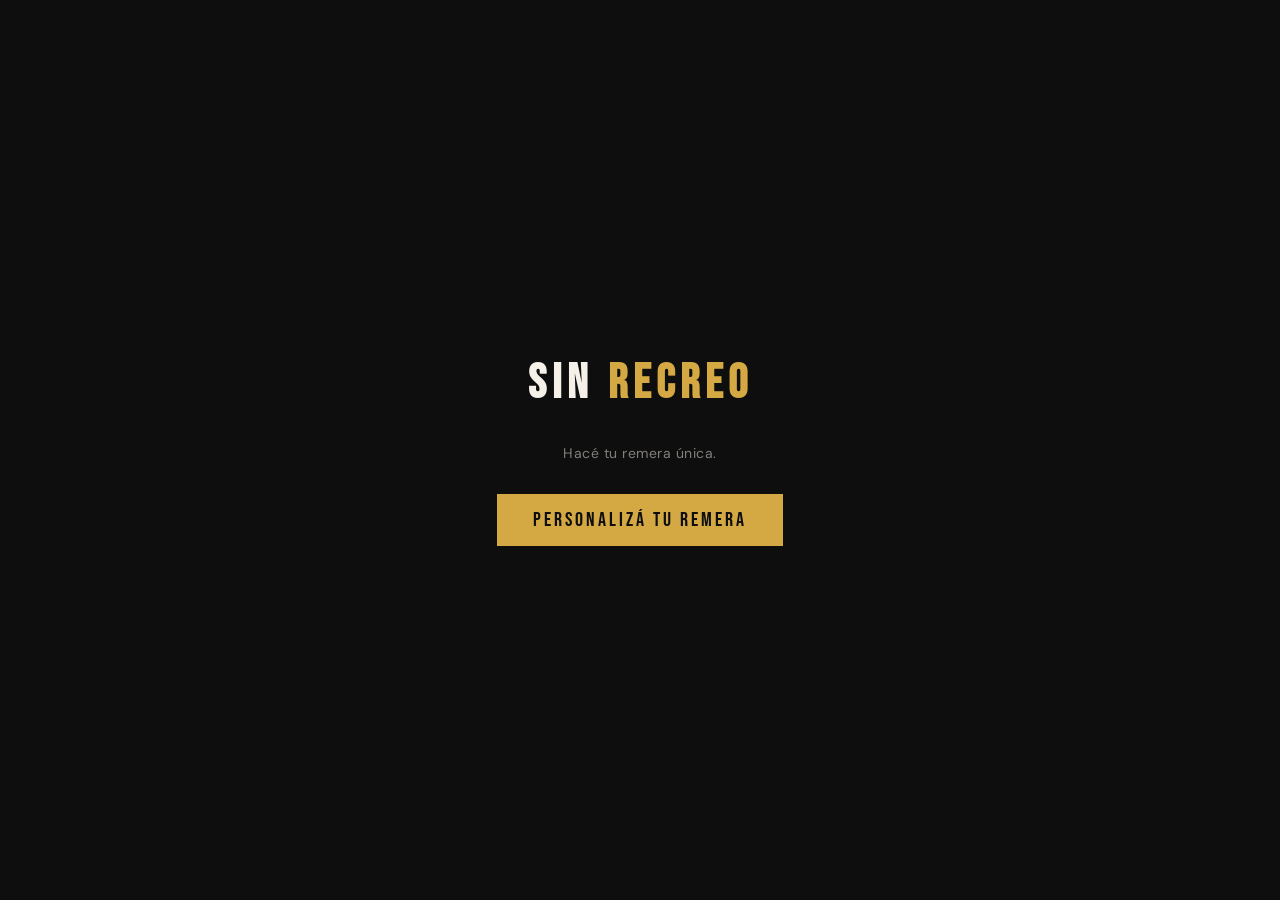
<file: index.html>
<!DOCTYPE html>
<html lang="es">
<head>
  <meta charset="UTF-8"/>
  <meta name="viewport" content="width=device-width, initial-scale=1.0"/>
  <title>SIN RECREO — Demo de integración</title>
  <link rel="preconnect" href="https://fonts.googleapis.com"/>
  <link href="https://fonts.googleapis.com/css2?family=Bebas+Neue&family=DM+Sans:wght@300;400;500&display=swap" rel="stylesheet"/>
  <style>
    *, *::before, *::after { box-sizing: border-box; margin: 0; padding: 0; }
    body {
      background: #0e0e0e;
      font-family: 'DM Sans', sans-serif;
      color: #f5f0e8;
      min-height: 100vh;
      display: flex;
      flex-direction: column;
      align-items: center;
      justify-content: center;
      gap: 2rem;
    }
    h1 {
      font-family: 'Bebas Neue', sans-serif;
      font-size: 48px;
      letter-spacing: 6px;
    }
    h1 span { color: #d4a843; }
    p { color: rgba(245,240,232,0.5); font-size: 14px; letter-spacing: .5px; }

    .open-btn {
      background: #d4a843;
      color: #0e0e0e;
      border: none;
      padding: 14px 36px;
      font-family: 'Bebas Neue', sans-serif;
      font-size: 20px;
      letter-spacing: 3px;
      cursor: pointer;
      transition: filter .2s;
    }
    .open-btn:hover { filter: brightness(1.1); }

    /* ---- OVERLAY MODAL ---- */
    #srModalOverlay {
      display: none;
      position: fixed;
      inset: 0;
      background: rgba(0, 0, 0, 0.88);
      z-index: 9999;
      align-items: center;
      justify-content: center;
      padding: 1rem;
    }
    #srModalOverlay.open { display: flex; }

    .sr-modal-wrapper {
      position: relative;
      width: 100%;
      max-width: 820px;
    }

    .sr-close-btn {
      position: absolute;
      top: -36px;
      right: 0;
      background: none;
      border: none;
      color: rgba(245,240,232,0.6);
      font-size: 14px;
      cursor: pointer;
      letter-spacing: 1px;
      font-family: 'DM Sans', sans-serif;
      transition: color .2s;
    }
    .sr-close-btn:hover { color: #f5f0e8; }

    .sr-modal-wrapper iframe {
      width: 100%;
      height: 700px;
      border: none;
      display: block;
    }

    /* Responsive */
    @media (max-width: 600px) {
      .sr-modal-wrapper iframe { height: 90vh; }
    }
  </style>
</head>
<body>

  <h1>SIN <span>RECREO</span></h1>
  <p>Hacé tu remera única.</p>

  <button class="open-btn" onclick="openPersonalizador()">
    PERSONALIZÁ TU REMERA
  </button>

  <!-- MODAL -->
  <div id="srModalOverlay">
    <div class="sr-modal-wrapper">
      <button class="sr-close-btn" onclick="closePersonalizador()">✕ cerrar</button>
      <iframe id="srIframe" src="" title="Personalizador de remeras SIN RECREO"></iframe>
    </div>
  </div>

  <script>
    function openPersonalizador() {
      const overlay = document.getElementById('srModalOverlay');
      const iframe  = document.getElementById('srIframe');
      // Carga el iframe solo cuando se abre (mejor performance)
      if (!iframe.src || iframe.src === window.location.href) {
        iframe.src = 'personalizador.html';
      }
      overlay.classList.add('open');
      document.body.style.overflow = 'hidden';
    }

    function closePersonalizador() {
      document.getElementById('srModalOverlay').classList.remove('open');
      document.body.style.overflow = '';
    }

    // Cerrar con Escape
    document.addEventListener('keydown', e => {
      if (e.key === 'Escape') closePersonalizador();
    });

    // Cerrar al hacer click fuera del modal
    document.getElementById('srModalOverlay').addEventListener('click', function(e) {
      if (e.target === this) closePersonalizador();
    });

    // Escuchar evento del carrito desde el iframe
    window.addEventListener('srAddToCart', function(e) {
      console.log('Producto agregado al carrito:', e.detail);
      closePersonalizador();
      // Aquí podés actualizar tu UI de carrito, hacer un fetch, etc.
    });
  </script>

</body>
</html>
</file>
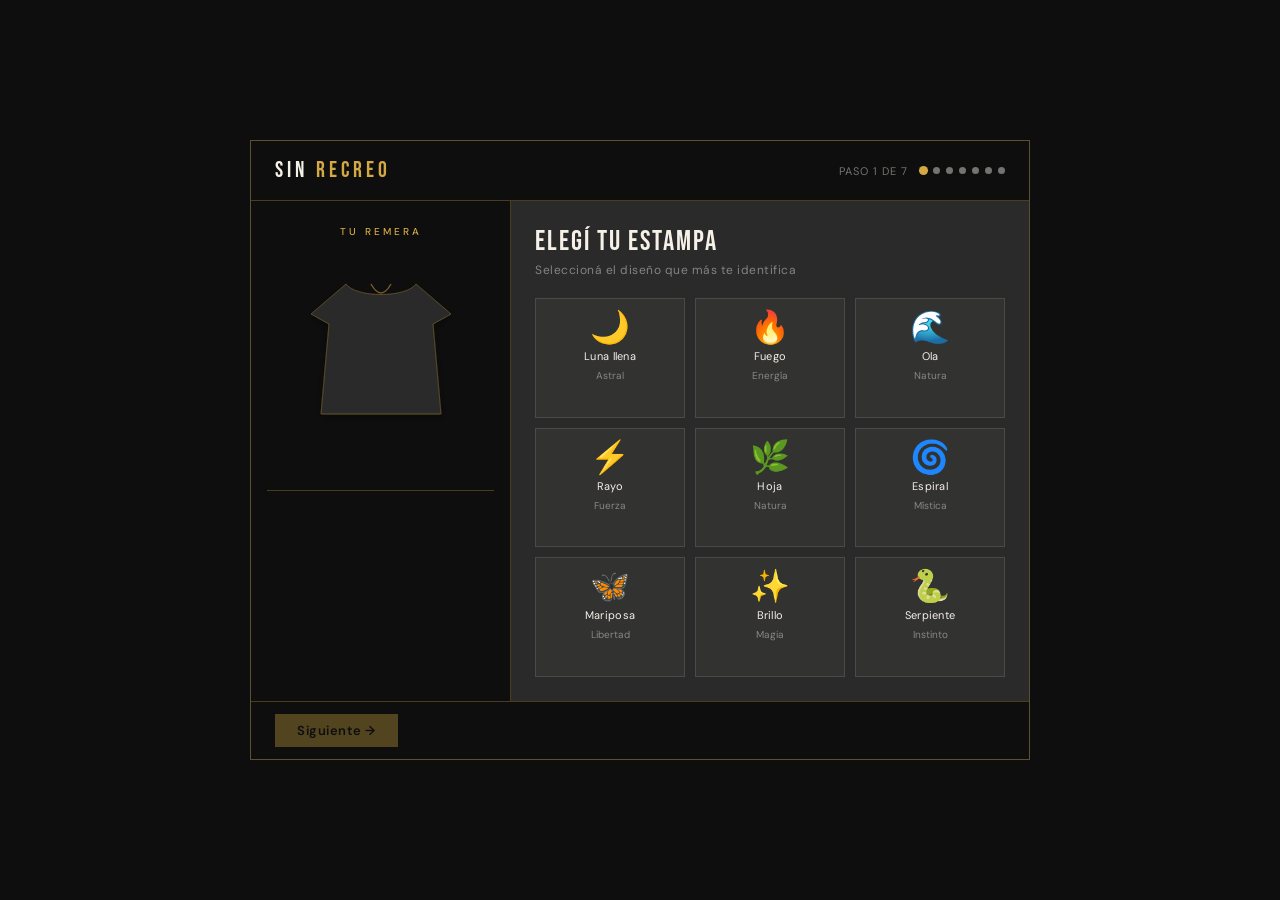
<file: personalizador.html>
<!DOCTYPE html>
<html lang="es">
<head>
  <meta charset="UTF-8"/>
  <meta name="viewport" content="width=device-width, initial-scale=1.0"/>
  <title>Personalizador — SIN RECREO</title>
  <link rel="preconnect" href="https://fonts.googleapis.com"/>
  <link rel="preconnect" href="https://fonts.gstatic.com" crossorigin/>
  <link href="https://fonts.googleapis.com/css2?family=Bebas+Neue&family=DM+Sans:wght@300;400;500&display=swap" rel="stylesheet"/>
  <link rel="stylesheet" href="personalizador.css"/>
</head>
<body>
  <div class="sr-overlay">
    <div class="sr-modal">
      <div class="sr-header">
        <div class="sr-logo">SIN <span>RECREO</span></div>
        <div style="display:flex;align-items:center;gap:12px">
          <span class="sr-step-counter" id="stepCounter">PASO 1 DE 7</span>
          <div class="sr-step-indicator" id="dots"></div>
        </div>
      </div>

      <div class="sr-body">
        <div class="sr-preview">
          <div class="sr-preview-label">Tu Remera</div>
          <div class="sr-tshirt-wrap">
            <svg class="sr-tshirt-svg" viewBox="0 0 180 220" fill="none" xmlns="http://www.w3.org/2000/svg">
              <defs>
                <filter id="sh"><feDropShadow dx="0" dy="3" stdDeviation="4" flood-color="#000" flood-opacity="0.4"/></filter>
              </defs>
              <path id="shirt-path"
                d="M55 30 L20 60 L38 70 L30 160 H150 L142 70 L160 60 L125 30 C115 44 65 44 55 30Z"
                fill="#2a2a2a" stroke="rgba(212,168,67,0.3)" stroke-width="1" filter="url(#sh)"/>
              <path id="collar" d="M80 30 Q90 48 100 30" fill="none" stroke="rgba(212,168,67,0.5)" stroke-width="1.5"/>
            </svg>
            <div class="sr-stamp-preview" id="stampPreview">
              <span class="emoji" id="stampEmoji"></span>
            </div>
          </div>
          <div class="sr-summary" id="summary"></div>
        </div>

        <div class="sr-content">

          <!-- PASO 1: Estampa -->
          <div class="sr-step visible" id="step1">
            <div class="sr-step-title">Elegí tu estampa</div>
            <div class="sr-step-sub">Seleccioná el diseño que más te identifica</div>
            <div class="sr-grid" id="stamps-grid"></div>
          </div>

          <!-- PASO 2: Corte -->
          <div class="sr-step" id="step2">
            <div class="sr-step-title">Elegí el corte</div>
            <div class="sr-step-sub">¿Cómo querés que te quede?</div>
            <div class="sr-grid two" id="corte-grid"></div>
          </div>

          <!-- PASO 3: Talle -->
          <div class="sr-step" id="step3">
            <div class="sr-step-title">Elegí tu talle</div>
            <div class="sr-step-sub">Medidas según la tabla de talles SIN RECREO</div>
            <div class="sr-talle-grid" id="talle-grid"></div>
            <div class="sr-tabla-link">
              ¿Dudas? <span onclick="toggleTabla()">Ver tabla de talles →</span>
            </div>
            <div class="sr-tabla" id="tabla" style="display:none">
              <table>
                <thead><tr><th>Talle</th><th>Hombros</th><th>Pecho</th><th>Largo</th></tr></thead>
                <tbody>
                  <tr><td>XS</td><td>38 cm</td><td>86 cm</td><td>60 cm</td></tr>
                  <tr><td>S</td><td>40 cm</td><td>92 cm</td><td>63 cm</td></tr>
                  <tr><td>M</td><td>43 cm</td><td>98 cm</td><td>66 cm</td></tr>
                  <tr><td>L</td><td>46 cm</td><td>104 cm</td><td>69 cm</td></tr>
                  <tr><td>XL</td><td>49 cm</td><td>110 cm</td><td>72 cm</td></tr>
                  <tr><td>XXL</td><td>52 cm</td><td>116 cm</td><td>75 cm</td></tr>
                </tbody>
              </table>
            </div>
          </div>

          <!-- PASO 4: Color -->
          <div class="sr-step" id="step4">
            <div class="sr-step-title">Elegí el color</div>
            <div class="sr-step-sub">Remeras 100% algodón premium</div>
            <div class="sr-color-row" id="color-grid"></div>
          </div>

          <!-- PASO 5: Tamaño estampa -->
          <div class="sr-step" id="step5">
            <div class="sr-step-title">Tamaño de la estampa</div>
            <div class="sr-step-sub">¿Qué tanto querés que se note?</div>
            <div class="sr-size-row" id="size-grid"></div>
          </div>

          <!-- PASO 6: Envío -->
          <div class="sr-step" id="step6">
            <div class="sr-step-title">¿Cómo lo recibís?</div>
            <div class="sr-step-sub">Seleccioná tu método preferido</div>
            <div class="sr-pago-grid" id="envio-grid"></div>
          </div>

          <!-- PASO 7: Pago -->
          <div class="sr-step" id="step7">
            <div class="sr-step-title">Forma de pago</div>
            <div class="sr-step-sub">¿Cómo preferís abonar?</div>
            <div class="sr-pago-grid" id="pago-grid"></div>
          </div>

          <!-- CONFIRMACIÓN -->
          <div class="sr-step" id="step8">
            <div class="sr-confirm">
              <div class="sr-confirm-icon">🎉</div>
              <div class="sr-confirm-title">¡Pedido listo!</div>
              <div class="sr-confirm-sub">Tu remera personalizada fue enviada al carrito. Te llegará un resumen por WhatsApp.</div>
              <div class="sr-confirm-code" id="orderCode"></div>
              <button class="sr-btn sr-btn-next" style="margin-top:.5rem" onclick="addToCart()">Agregar al carrito</button>
            </div>
          </div>

        </div>
      </div>

      <div class="sr-footer">
        <button class="sr-btn sr-btn-back" id="btnBack" onclick="goBack()">← Atrás</button>
        <button class="sr-btn sr-btn-next" id="btnNext" onclick="goNext()">Siguiente →</button>
      </div>
    </div>
  </div>

  <script src="personalizador.js"></script>
</body>
</html>
</file>
<file: personalizador.css>
/* =============================================
   SIN RECREO — Personalizador de Remeras
   personalizador.css
   ============================================= */

@import url('https://fonts.googleapis.com/css2?family=Bebas+Neue&family=DM+Sans:wght@300;400;500&display=swap');

*, *::before, *::after {
  box-sizing: border-box;
  margin: 0;
  padding: 0;
}

:root {
  --sr-black:   #0e0e0e;
  --sr-white:   #f5f0e8;
  --sr-accent:  #d4a843;
  --sr-mid:     #2a2a2a;
  --sr-border:  rgba(212,168,67,0.3);
  --sr-muted:   rgba(245,240,232,0.45);
}

body {
  margin: 0;
  font-family: 'DM Sans', sans-serif;
  background: var(--sr-black);
}

/* ---- OVERLAY ---- */
.sr-overlay {
  width: 100%;
  min-height: 100vh;
  background: var(--sr-black);
  display: flex;
  align-items: center;
  justify-content: center;
  padding: 1rem;
}

/* ---- MODAL ---- */
.sr-modal {
  width: 100%;
  max-width: 780px;
  background: var(--sr-mid);
  border: 1px solid var(--sr-border);
  overflow: hidden;
  position: relative;
}

/* ---- HEADER ---- */
.sr-header {
  background: var(--sr-black);
  padding: 1rem 1.5rem;
  display: flex;
  align-items: center;
  justify-content: space-between;
  border-bottom: 1px solid var(--sr-border);
}

.sr-logo {
  font-family: 'Bebas Neue', sans-serif;
  font-size: 22px;
  letter-spacing: 4px;
  color: var(--sr-white);
}

.sr-logo span { color: var(--sr-accent); }

.sr-step-indicator {
  display: flex;
  gap: 6px;
  align-items: center;
}

.sr-dot {
  width: 7px;
  height: 7px;
  border-radius: 50%;
  background: var(--sr-muted);
  transition: all .3s;
}

.sr-dot.active {
  background: var(--sr-accent);
  transform: scale(1.3);
}

.sr-dot.done { background: rgba(212,168,67,0.5); }

/* ---- BODY ---- */
.sr-body {
  display: flex;
  min-height: 500px;
}

/* ---- PREVIEW PANEL ---- */
.sr-preview {
  width: 260px;
  flex-shrink: 0;
  background: var(--sr-black);
  display: flex;
  flex-direction: column;
  align-items: center;
  padding: 1.5rem 1rem;
  border-right: 1px solid var(--sr-border);
  position: relative;
}

.sr-preview-label {
  font-size: 10px;
  letter-spacing: 3px;
  color: var(--sr-accent);
  text-transform: uppercase;
  margin-bottom: 1rem;
  font-weight: 500;
}

.sr-tshirt-wrap {
  width: 180px;
  height: 220px;
  position: relative;
  display: flex;
  align-items: center;
  justify-content: center;
}

.sr-tshirt-svg { width: 100%; height: 100%; }

.sr-stamp-preview {
  position: absolute;
  top: 50%;
  left: 50%;
  transform: translate(-50%, -55%);
  display: flex;
  align-items: center;
  justify-content: center;
  transition: all .4s ease;
  pointer-events: none;
}

.sr-stamp-preview .emoji {
  font-size: 42px;
  line-height: 1;
  filter: drop-shadow(0 2px 6px rgba(0,0,0,0.4));
}

.sr-stamp-preview.sm .emoji { font-size: 28px; }
.sr-stamp-preview.lg .emoji { font-size: 56px; }

/* ---- SUMMARY ---- */
.sr-summary {
  margin-top: 1rem;
  width: 100%;
  border-top: 1px solid var(--sr-border);
  padding-top: .75rem;
}

.sr-sum-row {
  display: flex;
  justify-content: space-between;
  margin-bottom: 4px;
  font-size: 11px;
  color: var(--sr-muted);
}

.sr-sum-row span:last-child {
  color: var(--sr-white);
  font-weight: 500;
}

/* ---- CONTENT AREA ---- */
.sr-content {
  flex: 1;
  padding: 1.5rem;
  overflow-y: auto;
  display: flex;
  flex-direction: column;
}

/* ---- STEPS ---- */
.sr-step {
  display: none;
  flex: 1;
  flex-direction: column;
}

.sr-step.visible {
  display: flex;
  animation: fadeSlide .3s ease;
}

@keyframes fadeSlide {
  from { opacity: 0; transform: translateX(12px); }
  to   { opacity: 1; transform: translateX(0); }
}

.sr-step-title {
  font-family: 'Bebas Neue', sans-serif;
  font-size: 28px;
  color: var(--sr-white);
  letter-spacing: 2px;
  margin-bottom: 4px;
}

.sr-step-sub {
  font-size: 12px;
  color: var(--sr-muted);
  margin-bottom: 1.25rem;
  letter-spacing: .5px;
}

/* ---- GRIDS ---- */
.sr-grid {
  display: grid;
  grid-template-columns: repeat(3, 1fr);
  gap: 10px;
  flex: 1;
}

.sr-grid.two  { grid-template-columns: repeat(2, 1fr); }
.sr-grid.four { grid-template-columns: repeat(4, 1fr); }

/* ---- CARDS ---- */
.sr-card {
  border: 1px solid rgba(245,240,232,0.12);
  padding: .75rem .5rem;
  display: flex;
  flex-direction: column;
  align-items: center;
  gap: 6px;
  cursor: pointer;
  transition: all .2s;
  background: rgba(245,240,232,0.04);
  position: relative;
}

.sr-card:hover  { border-color: var(--sr-accent); background: rgba(212,168,67,0.06); }
.sr-card.selected { border-color: var(--sr-accent); background: rgba(212,168,67,0.12); }

.sr-card.selected::after {
  content: '✓';
  position: absolute;
  top: 6px;
  right: 8px;
  font-size: 11px;
  color: var(--sr-accent);
  font-weight: 700;
}

.sr-card-emoji { font-size: 32px; line-height: 1; }
.sr-card-label { font-size: 11px; color: var(--sr-white); text-align: center; letter-spacing: .3px; }
.sr-card-sub   { font-size: 10px; color: var(--sr-muted); text-align: center; }

/* ---- COLORS ---- */
.sr-color-dot {
  width: 36px;
  height: 36px;
  border-radius: 50%;
  border: 2px solid transparent;
  cursor: pointer;
  transition: all .2s;
  position: relative;
}

.sr-color-dot.selected {
  border-color: var(--sr-accent);
  transform: scale(1.15);
}

.sr-color-row {
  display: flex;
  gap: 10px;
  flex-wrap: wrap;
  align-items: center;
  flex: 1;
  align-content: flex-start;
}

.sr-color-item {
  display: flex;
  flex-direction: column;
  align-items: center;
  gap: 5px;
  cursor: pointer;
}

.sr-color-name { font-size: 10px; color: var(--sr-muted); }

/* ---- TALLES ---- */
.sr-talle-grid {
  display: flex;
  gap: 8px;
  flex-wrap: wrap;
  flex: 0 0 auto;
  align-content: flex-start;
}

.sr-talle {
  width: 54px;
  height: 44px;
  border: 1px solid rgba(245,240,232,0.2);
  display: flex;
  align-items: center;
  justify-content: center;
  font-family: 'Bebas Neue', sans-serif;
  font-size: 16px;
  letter-spacing: 1px;
  color: var(--sr-white);
  cursor: pointer;
  transition: all .2s;
}

.sr-talle:hover    { border-color: var(--sr-accent); color: var(--sr-accent); }
.sr-talle.selected { background: var(--sr-accent); color: var(--sr-black); border-color: var(--sr-accent); }

/* ---- TABLA DE TALLES ---- */
.sr-tabla-link {
  margin-top: .75rem;
  font-size: 11px;
  color: var(--sr-muted);
  letter-spacing: .3px;
}

.sr-tabla-link span {
  color: var(--sr-accent);
  cursor: pointer;
}

.sr-tabla {
  margin-top: .75rem;
  border: 1px solid var(--sr-border);
  overflow: hidden;
}

.sr-tabla table {
  width: 100%;
  border-collapse: collapse;
  font-size: 12px;
}

.sr-tabla th {
  background: rgba(212,168,67,0.15);
  color: var(--sr-accent);
  padding: 6px 10px;
  text-align: left;
  font-weight: 500;
  letter-spacing: .5px;
  font-size: 11px;
}

.sr-tabla td {
  padding: 5px 10px;
  color: var(--sr-white);
  border-top: 1px solid rgba(245,240,232,0.06);
}

/* ---- TAMAÑO ESTAMPA ---- */
.sr-size-row {
  display: flex;
  gap: 12px;
  flex: 1;
  align-content: flex-start;
}

.sr-size-card {
  flex: 1;
  border: 1px solid rgba(245,240,232,0.12);
  padding: 1rem;
  display: flex;
  flex-direction: column;
  align-items: center;
  gap: 8px;
  cursor: pointer;
  transition: all .2s;
}

.sr-size-card:hover    { border-color: var(--sr-accent); }
.sr-size-card.selected { border-color: var(--sr-accent); background: rgba(212,168,67,0.08); }

.sr-size-label {
  font-family: 'Bebas Neue', sans-serif;
  font-size: 18px;
  color: var(--sr-white);
  letter-spacing: 1px;
}

.sr-size-sub {
  font-size: 10px;
  color: var(--sr-muted);
  text-align: center;
}

/* ---- ENVÍO / PAGO ---- */
.sr-pago-grid {
  display: flex;
  flex-direction: column;
  gap: 8px;
  flex: 1;
}

.sr-pago-item {
  display: flex;
  align-items: center;
  gap: 12px;
  padding: .75rem 1rem;
  border: 1px solid rgba(245,240,232,0.12);
  cursor: pointer;
  transition: all .2s;
}

.sr-pago-item:hover    { border-color: var(--sr-accent); }
.sr-pago-item.selected { border-color: var(--sr-accent); background: rgba(212,168,67,0.08); }

.sr-pago-icon { font-size: 22px; width: 32px; text-align: center; }
.sr-pago-info { flex: 1; }
.sr-pago-name { font-size: 13px; color: var(--sr-white); font-weight: 500; }
.sr-pago-desc { font-size: 11px; color: var(--sr-muted); }

.sr-pago-check {
  font-size: 14px;
  color: var(--sr-accent);
  opacity: 0;
  transition: .2s;
}

.sr-pago-item.selected .sr-pago-check { opacity: 1; }

/* ---- CONFIRMACIÓN ---- */
.sr-confirm {
  display: flex;
  flex-direction: column;
  align-items: center;
  justify-content: center;
  flex: 1;
  gap: 1rem;
  text-align: center;
  padding: 1rem 0;
}

.sr-confirm-icon  { font-size: 48px; }

.sr-confirm-title {
  font-family: 'Bebas Neue', sans-serif;
  font-size: 36px;
  color: var(--sr-white);
  letter-spacing: 3px;
}

.sr-confirm-sub {
  font-size: 13px;
  color: var(--sr-muted);
  max-width: 280px;
  line-height: 1.6;
}

.sr-confirm-code {
  font-family: 'Bebas Neue', sans-serif;
  font-size: 22px;
  color: var(--sr-accent);
  letter-spacing: 4px;
  border: 1px solid var(--sr-border);
  padding: .5rem 1.5rem;
}

/* ---- FOOTER ---- */
.sr-footer {
  display: flex;
  align-items: center;
  justify-content: space-between;
  padding: .75rem 1.5rem;
  border-top: 1px solid var(--sr-border);
  background: var(--sr-black);
}

/* ---- BUTTONS ---- */
.sr-btn {
  padding: .5rem 1.4rem;
  font-family: 'DM Sans', sans-serif;
  font-size: 13px;
  font-weight: 500;
  cursor: pointer;
  transition: all .2s;
  letter-spacing: .5px;
  border: none;
}

.sr-btn-back {
  background: transparent;
  color: var(--sr-muted);
  border: 1px solid var(--sr-border);
}

.sr-btn-back:hover { color: var(--sr-white); border-color: var(--sr-white); }

.sr-btn-next { background: var(--sr-accent); color: var(--sr-black); font-weight: 600; }
.sr-btn-next:hover    { filter: brightness(1.1); }
.sr-btn-next:disabled { opacity: .35; cursor: not-allowed; filter: none; }

.sr-step-counter { font-size: 11px; color: var(--sr-muted); letter-spacing: 1px; }

/* ---- RESPONSIVE ---- */
@media (max-width: 600px) {
  .sr-preview { display: none; }
  .sr-grid    { grid-template-columns: repeat(2, 1fr); }
}
</file>
